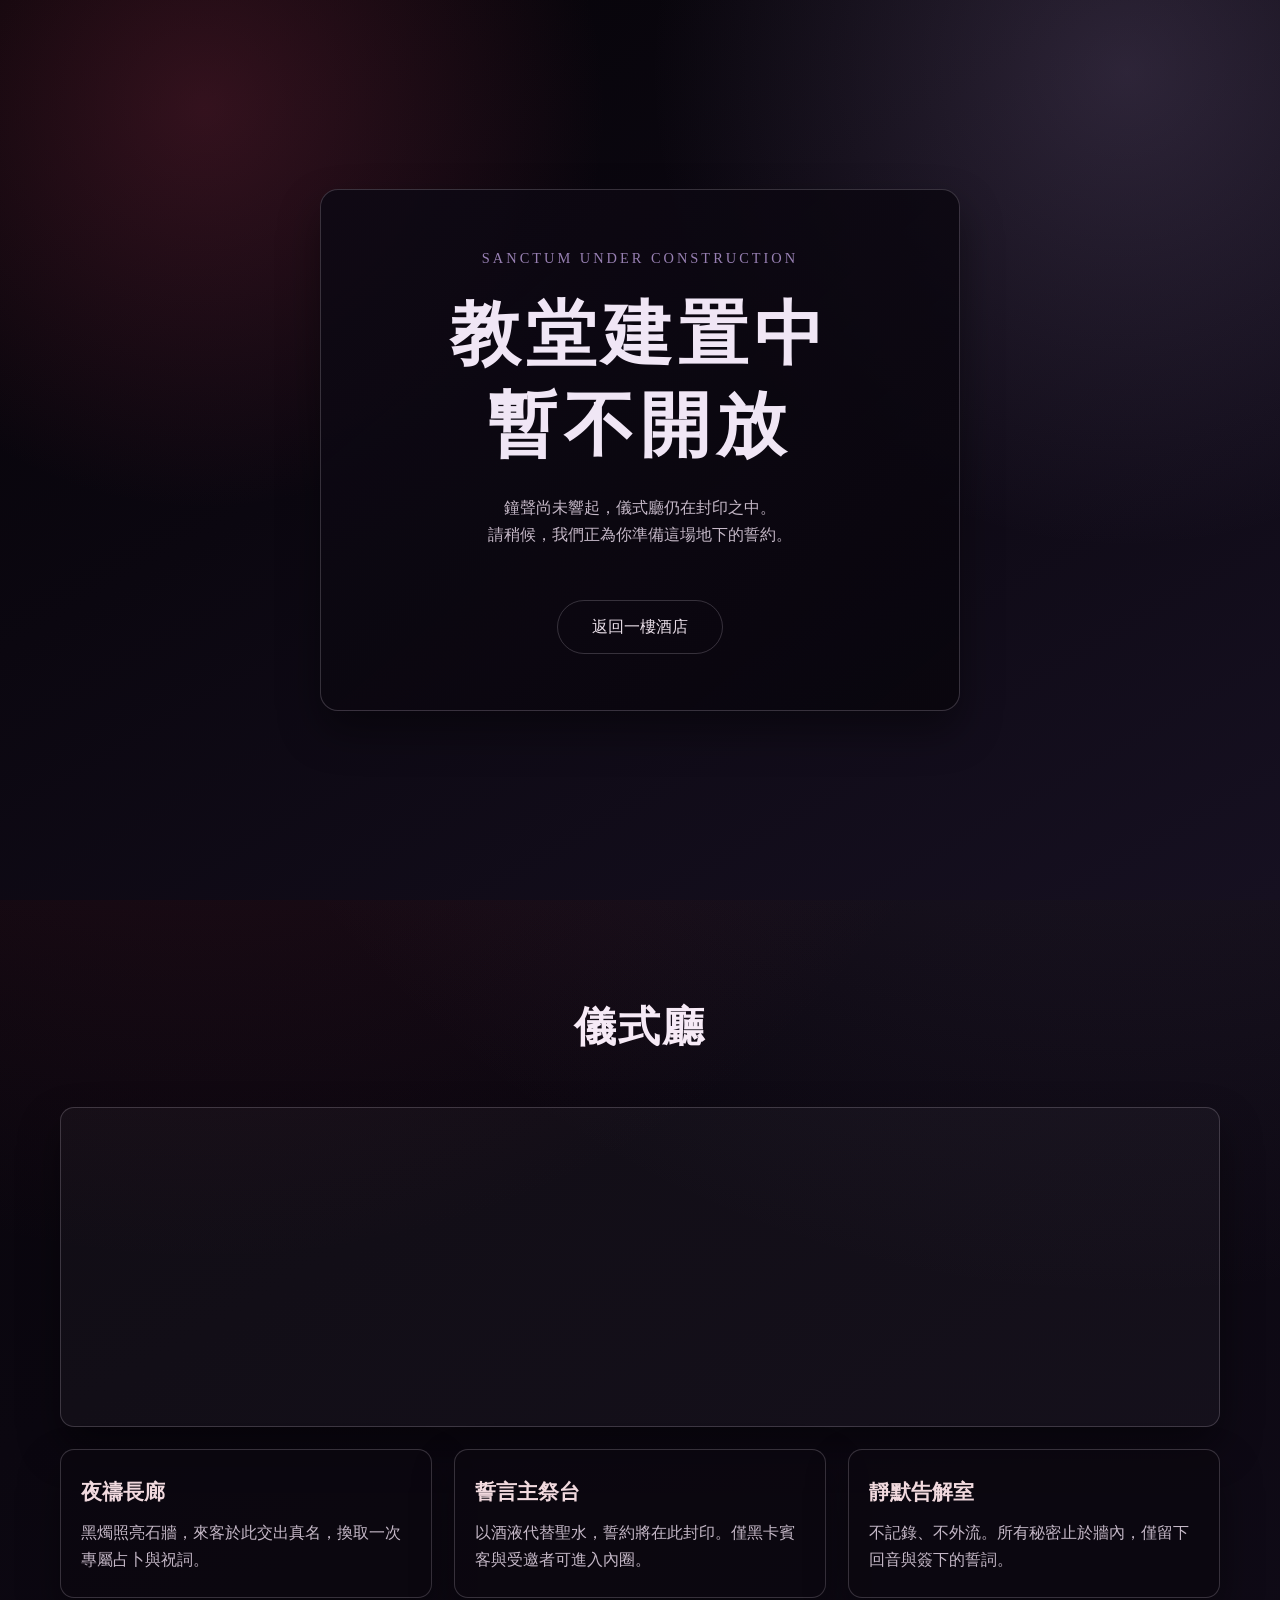
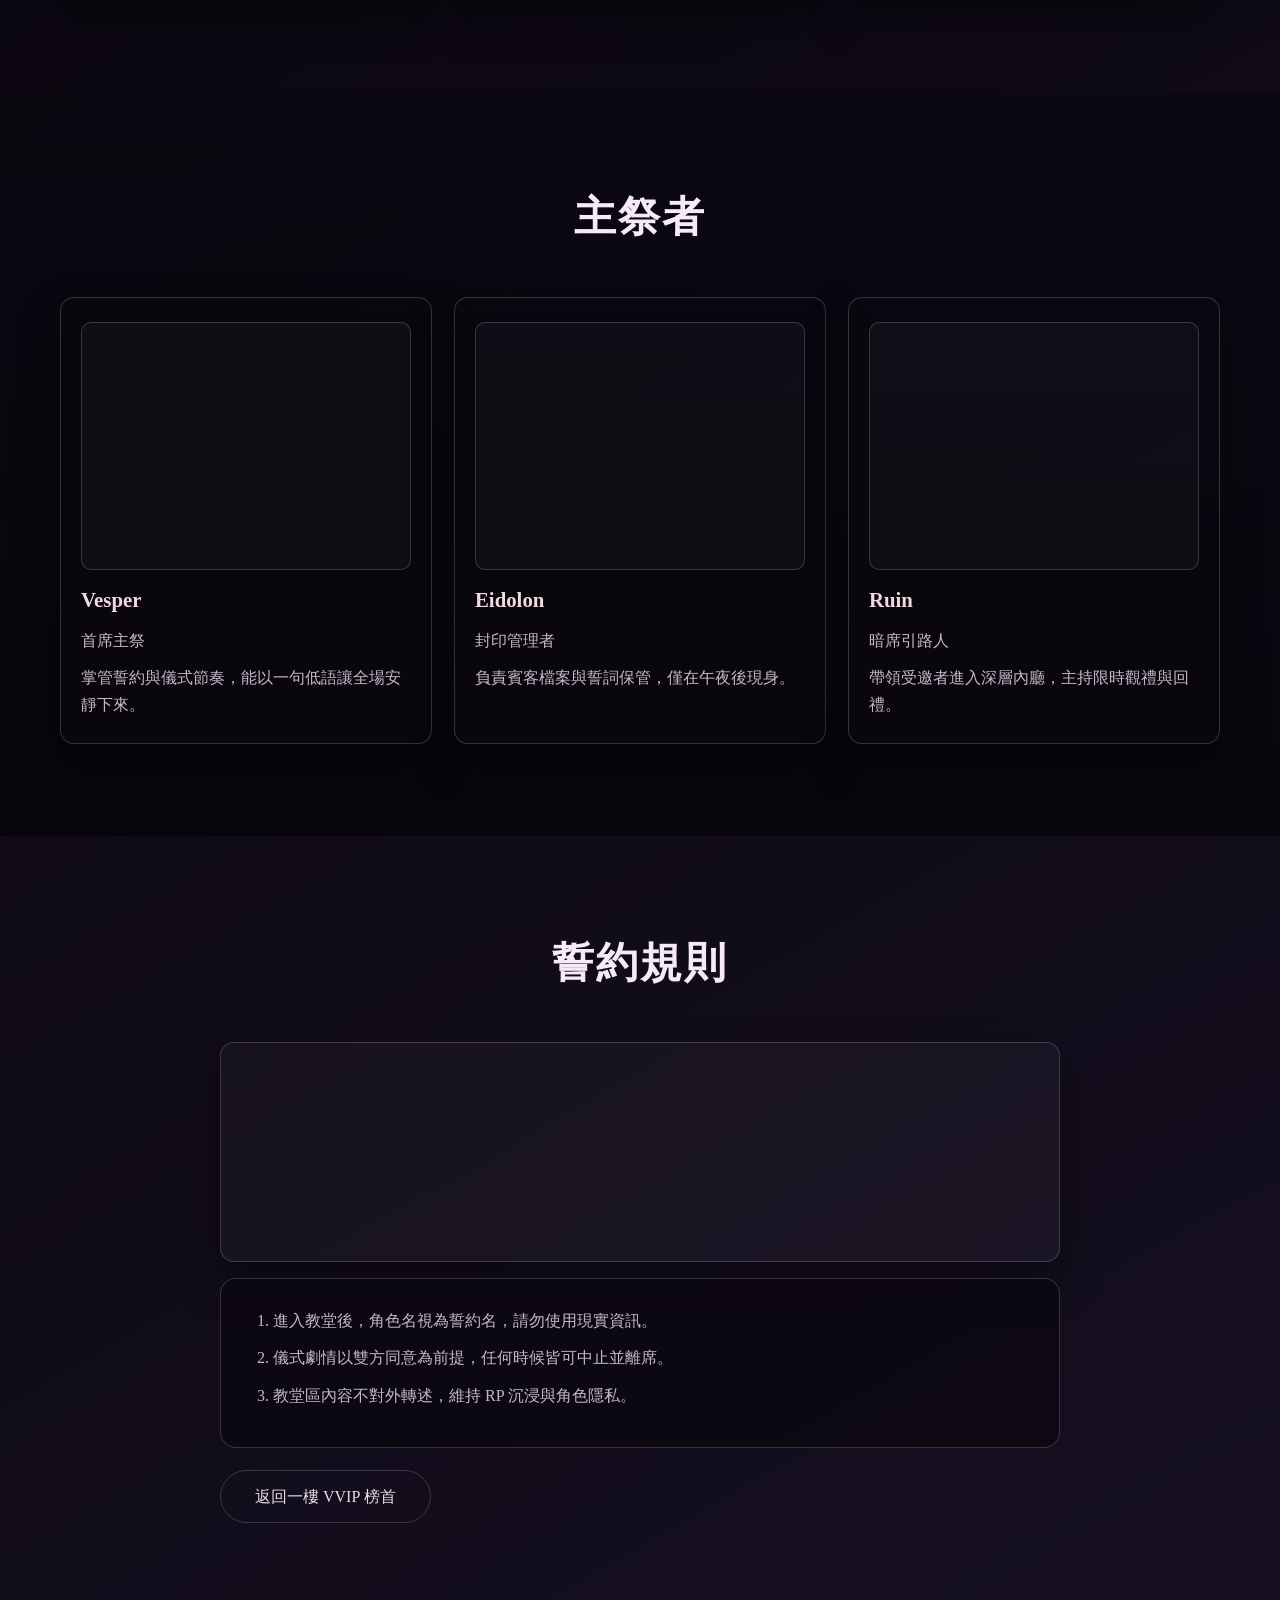
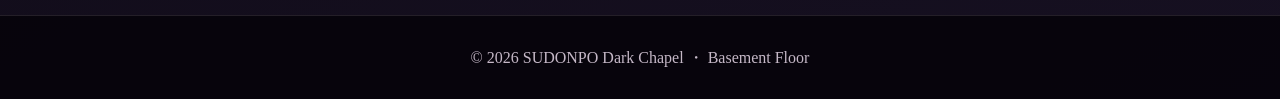
<file: chapel.html>
<!DOCTYPE html>
<html lang="zh-TW">
<head>
  <meta charset="UTF-8" />
  <meta name="viewport" content="width=device-width, initial-scale=1.0" />
  <title>SUDONPO | 地下暗黑教堂</title>
  <link rel="stylesheet" href="css/chapel.css" />
</head>
<body>
  <div class="construction-overlay" role="alert" aria-live="polite">
    <div class="construction-card">
      <p class="construction-sub">Sanctum Under Construction</p>
      <h1 class="construction-title">教堂建置中<br />暫不開放</h1>
      <p class="construction-note">鐘聲尚未響起，儀式廳仍在封印之中。<br />請稍候，我們正為你準備這場地下的誓約。</p>
      <a class="btn ghost" href="index.html">返回一樓酒店</a>
    </div>
  </div>

  <header>
    <nav class="navbar">
      <div class="logo">SUDONPO / B1</div>
      <ul class="nav-links">
        <li><a href="index.html">返回一樓酒店</a></li>
        <li><a href="#ritual">儀式廳</a></li>
        <li><a href="#keepers">主祭者</a></li>
        <li><a href="#vow">誓約規則</a></li>
      </ul>
      <button class="hamburger" id="hamburger">&#9776;</button>
    </nav>
  </header>

  <section class="hero">
    <div class="hero-media" aria-hidden="true"></div>
    <div class="hero-content">
      <p class="sub-title">Basement Sanctum</p>
      <h1>暗黑教堂</h1>
      <p>
        當樓上音樂停歇，地下室的鐘聲便會響起。
        這裡不談日常，只談契約、忠誠，與你願意付出的代價。
      </p>
      <a class="btn" href="#ritual">進入儀式廳</a>
    </div>
  </section>

  <section id="ritual" class="section">
    <div class="container">
      <h2 class="section-title">儀式廳</h2>
      <figure class="ritual-cover image-slot image-chapel-ritual-hall" role="img" aria-label="暗黑教堂儀式廳"></figure>
      <div class="ritual-grid">
        <article class="panel">
          <h3>夜禱長廊</h3>
          <p>黑燭照亮石牆，來客於此交出真名，換取一次專屬占卜與祝詞。</p>
        </article>
        <article class="panel">
          <h3>誓言主祭台</h3>
          <p>以酒液代替聖水，誓約將在此封印。僅黑卡賓客與受邀者可進入內圈。</p>
        </article>
        <article class="panel">
          <h3>靜默告解室</h3>
          <p>不記錄、不外流。所有秘密止於牆內，僅留下回音與簽下的誓詞。</p>
        </article>
      </div>
    </div>
  </section>

  <section id="keepers" class="section section-alt">
    <div class="container">
      <h2 class="section-title">主祭者</h2>
      <div class="keepers-grid">
        <article class="keeper-card">
          <div class="keeper-photo image-slot image-chapel-priest-vesper" role="img" aria-label="Vesper 主祭者形象照"></div>
          <h3>Vesper</h3>
          <p class="role">首席主祭</p>
          <p>掌管誓約與儀式節奏，能以一句低語讓全場安靜下來。</p>
        </article>
        <article class="keeper-card">
          <div class="keeper-photo image-slot image-chapel-priest-eidolon" role="img" aria-label="Eidolon 主祭者形象照"></div>
          <h3>Eidolon</h3>
          <p class="role">封印管理者</p>
          <p>負責賓客檔案與誓詞保管，僅在午夜後現身。</p>
        </article>
        <article class="keeper-card">
          <div class="keeper-photo image-slot image-chapel-priest-ruin" role="img" aria-label="Ruin 主祭者形象照"></div>
          <h3>Ruin</h3>
          <p class="role">暗席引路人</p>
          <p>帶領受邀者進入深層內廳，主持限時觀禮與回禮。</p>
        </article>
      </div>
    </div>
  </section>

  <section id="vow" class="section">
    <div class="container narrow">
      <h2 class="section-title">誓約規則</h2>
      <figure class="vow-image image-slot image-chapel-vow" role="img" aria-label="誓約儀式象徵圖"></figure>
      <ol class="vow-list">
        <li>進入教堂後，角色名視為誓約名，請勿使用現實資訊。</li>
        <li>儀式劇情以雙方同意為前提，任何時候皆可中止並離席。</li>
        <li>教堂區內容不對外轉述，維持 RP 沉浸與角色隱私。</li>
      </ol>
      <a class="btn ghost" href="index.html#vvip">返回一樓 VVIP 榜首</a>
    </div>
  </section>

  <footer>
    <p>© 2026 SUDONPO Dark Chapel ・ Basement Floor</p>
  </footer>

  <script src="js/chapel.js"></script>
</body>
</html>
</file>
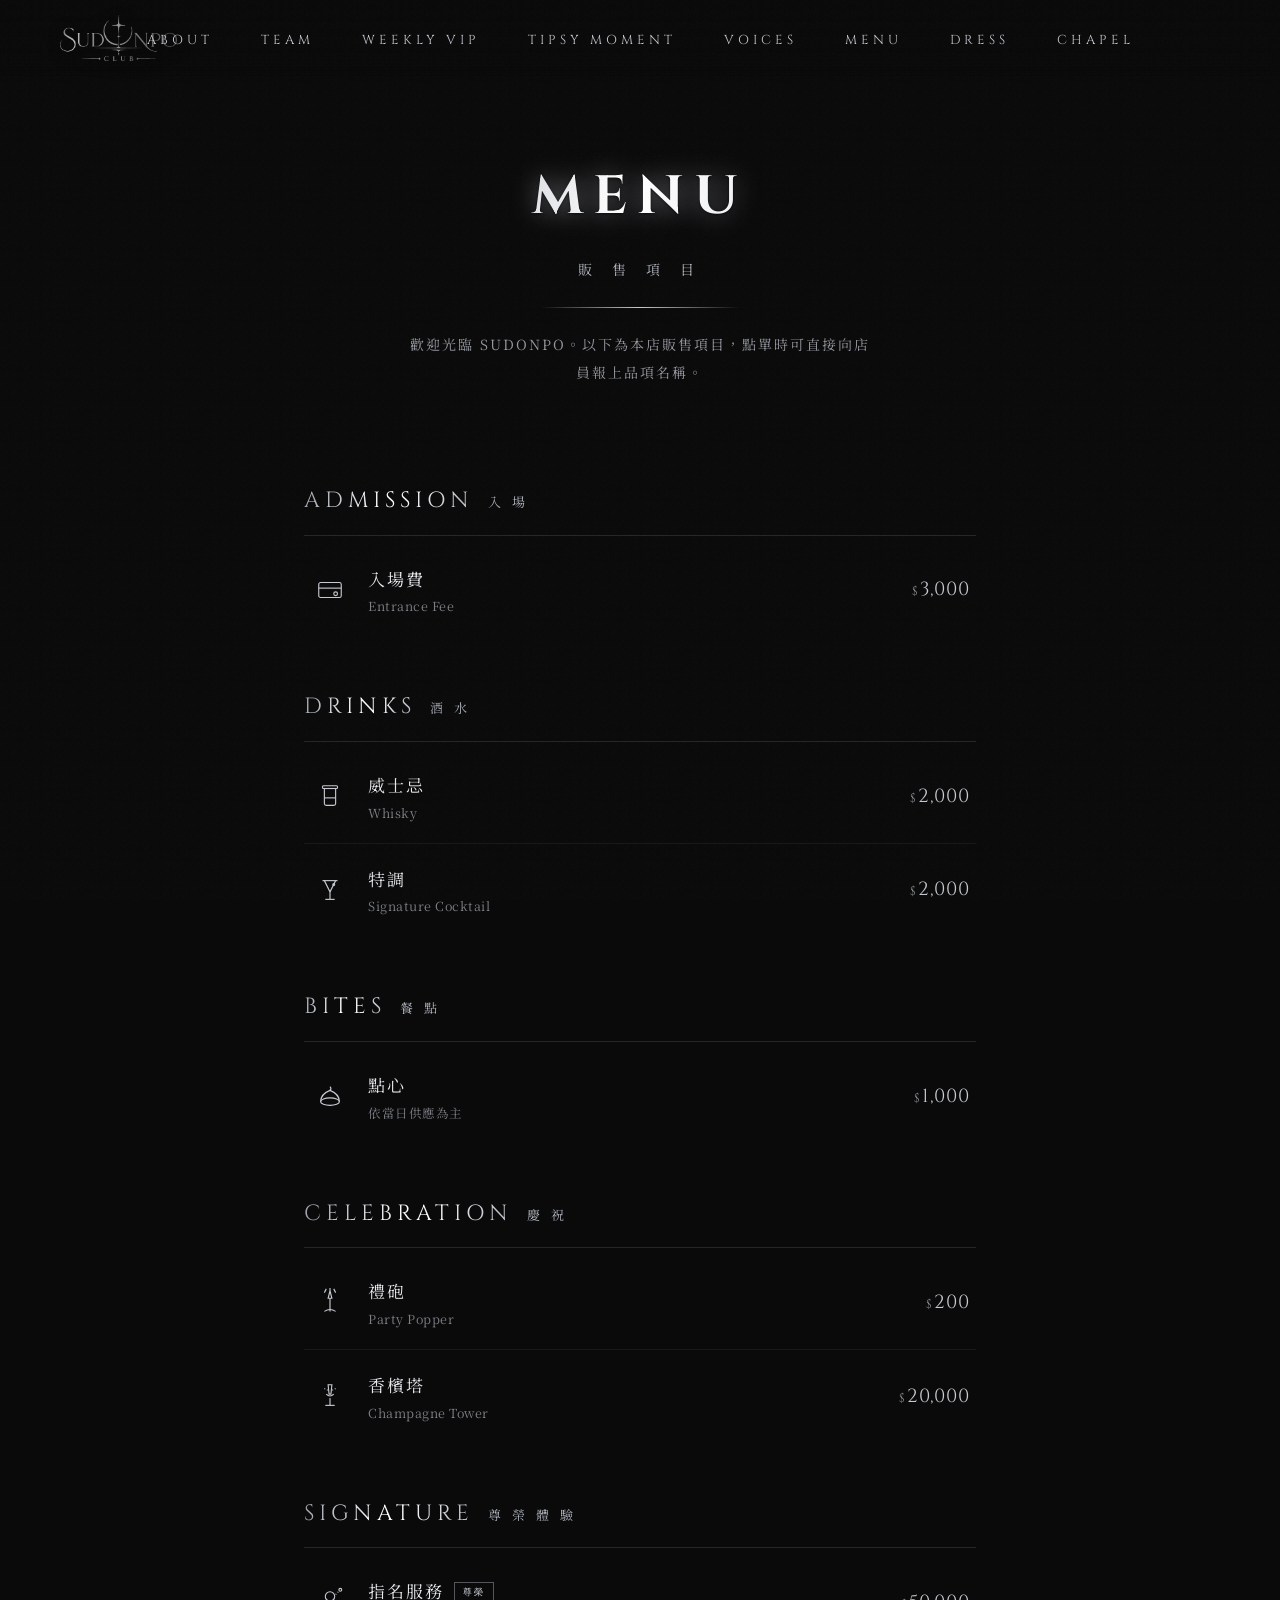
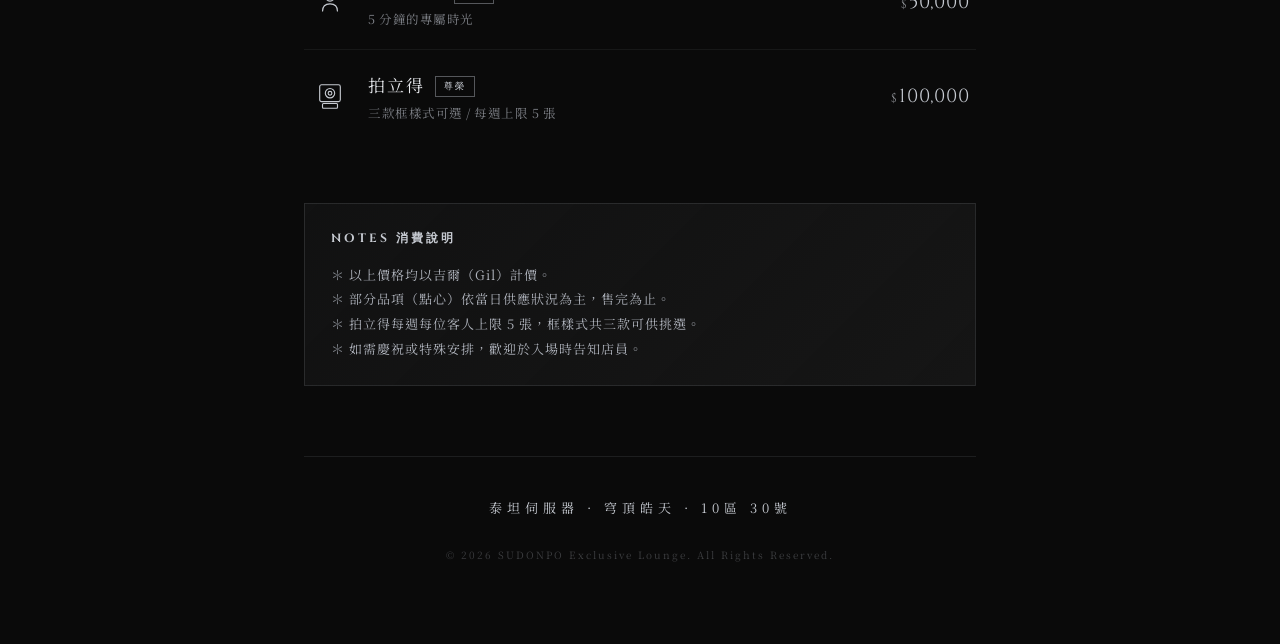
<file: menu.html>
<!DOCTYPE html>
<html lang="zh-Hant">
<head>
<meta charset="UTF-8">
<meta name="viewport" content="width=device-width, initial-scale=1.0">
<title>SUDONPO — Menu 販售項目</title>
<link rel="preconnect" href="https://fonts.googleapis.com">
<link rel="preconnect" href="https://fonts.gstatic.com" crossorigin>
<link href="https://fonts.googleapis.com/css2?family=Cinzel:wght@400;500;600&family=Cormorant+Garamond:ital,wght@0,400;0,600;1,400&family=Noto+Serif+TC:wght@400;600;700&display=swap" rel="stylesheet">
<link rel="stylesheet" href="css/menu.css" />
</head>
<body>

<nav id="mainNav">
  <a class="nav-logo" href="index.html#about" aria-label="SUDONPO">
    <img class="nav-logo-img" src="assets/images/logo-horizontal.png" alt="SUDONPO Club" />
  </a>
  <ul class="nav-links">
    <li><a href="index.html#about"><span class="nav-label-en">About</span><span class="nav-label-zh">關於本店</span></a></li>
    <li><a href="index.html#team"><span class="nav-label-en">Team</span><span class="nav-label-zh">經營團隊</span></a></li>
    <li><a href="index.html#vip"><span class="nav-label-en">Weekly VIP</span><span class="nav-label-zh">本週VIP</span></a></li>
    <li><a href="index.html#voice_photos"><span class="nav-label-en">Tipsy Moment</span><span class="nav-label-zh">微醺瞬拍</span></a></li>
    <li><a href="index.html#guestbook"><span class="nav-label-en">Voices</span><span class="nav-label-zh">客之聲</span></a></li>
    <li><a href="menu.html"><span class="nav-label-en">Menu</span><span class="nav-label-zh">販售項目</span></a></li>
    <li><a href="dress.html"><span class="nav-label-en">Dress</span><span class="nav-label-zh">禮服推薦</span></a></li>
    <li><a href="chapel.html"><span class="nav-label-en">Chapel</span><span class="nav-label-zh">地下教堂</span></a></li>
  </ul>
</nav>

<main class="menu-wrap">

  <div class="menu-head">
    <h1>Menu</h1>
    <div class="zh">販 售 項 目</div>
    <div class="gold-divider"></div>
    <p class="intro">歡迎光臨 SUDONPO。以下為本店販售項目，點單時可直接向店員報上品項名稱。</p>
  </div>

  <!-- 入場 -->
  <section class="menu-cat">
    <div class="cat-head">
      <span class="en">Admission</span>
      <span class="zh">入 場</span>
    </div>
    <div class="menu-item">
      <div class="menu-icon"><svg viewBox="0 0 32 32"><rect x="4" y="8" width="24" height="16" rx="2"/><line x1="4" y1="14" x2="28" y2="14"/><circle cx="22" cy="20" r="2"/></svg></div>
      <div class="menu-info">
        <div class="menu-name">入場費</div>
        <div class="menu-desc">Entrance Fee</div>
      </div>
      <div class="menu-price"><span class="currency">$</span>3,000</div>
    </div>
  </section>

  <!-- 酒水 -->
  <section class="menu-cat">
    <div class="cat-head">
      <span class="en">Drinks</span>
      <span class="zh">酒 水</span>
    </div>
    <div class="menu-item">
      <div class="menu-icon"><svg viewBox="0 0 32 32"><path d="M10 8 L10 24 Q10 26 12 26 L20 26 Q22 26 22 24 L22 8"/><line x1="10" y1="8" x2="22" y2="8"/><line x1="10" y1="18" x2="22" y2="18"/><rect x="8" y="5" width="16" height="3" rx="1"/></svg></div>
      <div class="menu-info">
        <div class="menu-name">威士忌</div>
        <div class="menu-desc">Whisky</div>
      </div>
      <div class="menu-price"><span class="currency">$</span>2,000</div>
    </div>
    <div class="menu-item">
      <div class="menu-icon"><svg viewBox="0 0 32 32"><path d="M10 6 L16 18 L16 26"/><path d="M22 6 L16 18"/><line x1="11" y1="26" x2="21" y2="26"/><line x1="8" y1="6" x2="24" y2="6"/><circle cx="20" cy="10" r="1"/></svg></div>
      <div class="menu-info">
        <div class="menu-name">特調</div>
        <div class="menu-desc">Signature Cocktail</div>
      </div>
      <div class="menu-price"><span class="currency">$</span>2,000</div>
    </div>
  </section>

  <!-- 餐點 -->
  <section class="menu-cat">
    <div class="cat-head">
      <span class="en">Bites</span>
      <span class="zh">餐 點</span>
    </div>
    <div class="menu-item">
      <div class="menu-icon"><svg viewBox="0 0 32 32"><ellipse cx="16" cy="22" rx="10" ry="4"/><path d="M6 22 Q6 14 16 10 Q26 14 26 22"/><path d="M16 6 Q18 8 16 10" fill="none"/></svg></div>
      <div class="menu-info">
        <div class="menu-name">點心</div>
        <div class="menu-desc">依當日供應為主</div>
      </div>
      <div class="menu-price"><span class="currency">$</span>1,000</div>
    </div>
  </section>

  <!-- 慶祝 -->
  <section class="menu-cat">
    <div class="cat-head">
      <span class="en">Celebration</span>
      <span class="zh">慶 祝</span>
    </div>
    <div class="menu-item">
      <div class="menu-icon"><svg viewBox="0 0 32 32"><path d="M16 4 L18 12 L14 12 Z"/><line x1="16" y1="12" x2="16" y2="26"/><path d="M10 26 Q16 22 22 26"/><line x1="12" y1="2" x2="10" y2="6"/><line x1="20" y1="2" x2="22" y2="6"/><line x1="16" y1="1" x2="16" y2="4"/></svg></div>
      <div class="menu-info">
        <div class="menu-name">禮砲</div>
        <div class="menu-desc">Party Popper</div>
      </div>
      <div class="menu-price"><span class="currency">$</span>200</div>
    </div>
    <div class="menu-item">
      <div class="menu-icon"><svg viewBox="0 0 32 32"><path d="M14 4 L18 4 L17 14 L15 14 Z"/><path d="M12 14 Q16 18 20 14"/><line x1="16" y1="18" x2="16" y2="26"/><line x1="11" y1="26" x2="21" y2="26"/><path d="M10 8 L14 10" stroke-dasharray="1,2"/><path d="M22 8 L18 10" stroke-dasharray="1,2"/></svg></div>
      <div class="menu-info">
        <div class="menu-name">香檳塔</div>
        <div class="menu-desc">Champagne Tower</div>
      </div>
      <div class="menu-price"><span class="currency">$</span>20,000</div>
    </div>
  </section>

  <!-- 尊榮體驗 -->
  <section class="menu-cat">
    <div class="cat-head">
      <span class="en">Signature</span>
      <span class="zh">尊 榮 體 驗</span>
    </div>
    <div class="menu-item is-premium">
      <div class="menu-icon"><svg viewBox="0 0 32 32"><circle cx="16" cy="10" r="5"/><path d="M8 26 Q8 18 16 18 Q24 18 24 26"/><path d="M22 8 L26 4" stroke-dasharray="1,2"/><circle cx="27" cy="3" r="1.5"/></svg></div>
      <div class="menu-info">
        <div class="menu-name">指名服務</div>
        <div class="menu-desc">5 分鐘的專屬時光</div>
      </div>
      <div class="menu-price"><span class="currency">$</span>50,000</div>
    </div>
    <div class="menu-item is-premium">
      <div class="menu-icon"><svg viewBox="0 0 32 32"><rect x="5" y="4" width="22" height="18" rx="2"/><circle cx="16" cy="13" r="5"/><circle cx="16" cy="13" r="2"/><rect x="8" y="24" width="16" height="5" rx="1"/></svg></div>
      <div class="menu-info">
        <div class="menu-name">拍立得</div>
        <div class="menu-desc">三款框樣式可選 / 每週上限 5 張</div>
      </div>
      <div class="menu-price"><span class="currency">$</span>100,000</div>
    </div>
  </section>

  <!-- 說明 -->
  <div class="menu-notes">
    <h4>Notes 消費說明</h4>
    <ul>
      <li>以上價格均以吉爾（Gil）計價。</li>
      <li>部分品項（點心）依當日供應狀況為主，售完為止。</li>
      <li>拍立得每週每位客人上限 5 張，框樣式共三款可供挑選。</li>
      <li>如需慶祝或特殊安排，歡迎於入場時告知店員。</li>
    </ul>
  </div>

  <div class="menu-foot">
    <div class="addr">泰坦伺服器 &middot; 穹頂皓天 &middot; 10區 30號</div>
    <div class="copy">&copy; 2026 SUDONPO Exclusive Lounge. All Rights Reserved.</div>
  </div>

</main>

<script>
// 導覽列捲動樣式（與主站一致）
const nav = document.getElementById('mainNav');
window.addEventListener('scroll', () => {
  nav.classList.toggle('scrolled', window.scrollY > 60);
});
</script>

</body>
</html>
</file>
<file: css/chapel.css>
*, *::before, *::after {
  box-sizing: border-box;
  margin: 0;
  padding: 0;
}

:root {
  --abyss-950: #050307;
  --abyss-900: #0b0710;
  --abyss-800: #161021;
  --abyss-700: #21142d;
  --blood-500: #7c2036;
  --blood-400: #a73450;
  --ash-100: #e8dde7;
  --ash-300: #c5b8c7;
  --violet-300: #9880b3;
  --line: rgba(197, 184, 199, 0.24);
  --panel: rgba(11, 7, 16, 0.74);
  --shadow: 0 20px 42px rgba(0, 0, 0, 0.4);
}

html {
  scroll-behavior: smooth;
}

body {
  min-height: 100vh;
  font-family: 'Noto Serif TC', 'Songti TC', 'PMingLiU', serif;
  color: var(--ash-100);
  line-height: 1.7;
  background:
    radial-gradient(circle at 16% 12%, rgba(167, 52, 80, 0.22), transparent 28%),
    radial-gradient(circle at 88% 8%, rgba(152, 128, 179, 0.2), transparent 32%),
    linear-gradient(150deg, var(--abyss-950) 0%, var(--abyss-900) 36%, var(--abyss-800) 100%);
}

.image-slot {
  background-size: cover;
  background-position: center;
  background-repeat: no-repeat;
  background-color: rgba(255, 255, 255, 0.03);
}

.construction-overlay {
  position: fixed;
  inset: 0;
  z-index: 999;
  display: grid;
  place-items: center;
  padding: 24px;
  background:
    radial-gradient(circle at 16% 12%, rgba(167, 52, 80, 0.28), transparent 30%),
    radial-gradient(circle at 88% 8%, rgba(152, 128, 179, 0.24), transparent 34%),
    linear-gradient(150deg, var(--abyss-950) 0%, var(--abyss-900) 40%, var(--abyss-800) 100%);
}

.construction-card {
  max-width: 640px;
  width: 100%;
  text-align: center;
  padding: 56px 40px;
  border: 1px solid var(--line);
  border-radius: 18px;
  background: linear-gradient(140deg, rgba(14, 9, 20, 0.9), rgba(8, 5, 12, 0.82));
  box-shadow: var(--shadow);
  animation: fadeRise 0.8s ease both;
}

.construction-sub {
  color: var(--violet-300);
  letter-spacing: 3px;
  text-transform: uppercase;
  margin-bottom: 18px;
  font-size: 0.9rem;
}

.construction-title {
  font-size: clamp(2.4rem, 8vw, 4.4rem);
  color: #f0e6f5;
  letter-spacing: 6px;
  line-height: 1.3;
  margin-bottom: 22px;
}

.construction-note {
  color: var(--ash-300);
  margin-bottom: 30px;
}

header {
  position: fixed;
  top: 0;
  left: 0;
  right: 0;
  z-index: 100;
  background: rgba(7, 5, 11, 0.82);
  border-bottom: 1px solid rgba(197, 184, 199, 0.18);
  backdrop-filter: blur(9px);
}

.navbar {
  max-width: 1160px;
  margin: 0 auto;
  height: 68px;
  padding: 0 24px;
  display: flex;
  align-items: center;
  justify-content: space-between;
}

.logo {
  color: var(--ash-100);
  letter-spacing: 1px;
  font-size: 1.28rem;
}

.nav-links {
  list-style: none;
  display: flex;
  gap: 24px;
}

.nav-links a {
  text-decoration: none;
  color: var(--ash-300);
  font-size: 0.98rem;
  transition: color 0.2s;
}

.nav-links a:hover {
  color: #ffffff;
}

.hamburger {
  display: none;
  border: none;
  background: transparent;
  color: var(--ash-100);
  font-size: 1.7rem;
  cursor: pointer;
}

.hero {
  min-height: 100vh;
  padding: 110px 24px 78px;
  display: grid;
  place-items: center;
  text-align: center;
  position: relative;
}

.hero-media {
  position: absolute;
  inset: 0;
  z-index: 0;
  /* 圖片來源改由 Supabase CDN 提供 */
  background-size: cover;
  background-position: center;
  opacity: 0.36;
}

.hero::before {
  content: '';
  position: absolute;
  inset: 0;
  z-index: 1;
  background:
    linear-gradient(to top, rgba(0, 0, 0, 0.62), rgba(0, 0, 0, 0.2)),
    repeating-linear-gradient(
      90deg,
      rgba(197, 184, 199, 0.02),
      rgba(197, 184, 199, 0.02) 2px,
      transparent 2px,
      transparent 22px
    );
}

.hero-content {
  max-width: 760px;
  position: relative;
  z-index: 2;
  padding: 48px 30px;
  border: 1px solid var(--line);
  border-radius: 18px;
  background: linear-gradient(140deg, rgba(14, 9, 20, 0.84), rgba(8, 5, 12, 0.76));
  box-shadow: var(--shadow);
  animation: fadeRise 0.8s ease both;
}

.sub-title {
  color: var(--violet-300);
  letter-spacing: 2px;
  text-transform: uppercase;
  margin-bottom: 10px;
  font-size: 0.9rem;
}

.hero-content h1 {
  font-size: clamp(2.3rem, 6vw, 4.8rem);
  color: #f0e6f5;
  letter-spacing: 4px;
  margin-bottom: 16px;
}

.hero-content p {
  color: var(--ash-300);
  margin-bottom: 28px;
}

.btn {
  display: inline-block;
  padding: 12px 34px;
  text-decoration: none;
  border-radius: 999px;
  border: 1px solid transparent;
  background: linear-gradient(120deg, var(--blood-400), var(--blood-500));
  color: #fff6f7;
  transition: transform 0.2s, filter 0.2s;
}

.btn:hover {
  transform: translateY(-2px);
  filter: brightness(1.06);
}

.btn.ghost {
  margin-top: 22px;
  background: transparent;
  border-color: var(--line);
  color: var(--ash-100);
}

.section {
  padding: 92px 24px;
}

.section-alt {
  background: linear-gradient(180deg, rgba(9, 6, 14, 0.45), rgba(6, 4, 10, 0.8));
}

.container {
  max-width: 1160px;
  margin: 0 auto;
}

.container.narrow {
  max-width: 840px;
}

.section-title {
  text-align: center;
  margin-bottom: 44px;
  font-size: clamp(1.8rem, 4vw, 2.6rem);
  color: #f6eaf6;
  letter-spacing: 2px;
  text-transform: uppercase;
}

.ritual-grid,
.keepers-grid {
  display: grid;
  grid-template-columns: repeat(3, 1fr);
  gap: 22px;
}

.ritual-cover {
  width: 100%;
  height: 320px;
  border-radius: 14px;
  border: 1px solid var(--line);
  margin-bottom: 22px;
  box-shadow: var(--shadow);
}

.panel,
.keeper-card {
  border-radius: 14px;
  border: 1px solid var(--line);
  background: var(--panel);
  box-shadow: var(--shadow);
  padding: 24px 20px;
}

.panel h3,
.keeper-card h3 {
  color: #f1d9de;
  margin-bottom: 10px;
  font-size: 1.3rem;
}

.panel p,
.keeper-card p {
  color: var(--ash-300);
}

.sigil {
  font-size: 2rem;
  margin-bottom: 10px;
}

.keeper-photo {
  width: 100%;
  aspect-ratio: 4 / 3;
  border-radius: 10px;
  border: 1px solid var(--line);
  margin-bottom: 12px;
}

.role {
  color: var(--violet-300);
  margin-bottom: 10px;
}

.vow-list {
  border: 1px solid var(--line);
  border-radius: 16px;
  background: var(--panel);
  padding: 28px 30px 28px 52px;
}

.vow-image {
  width: 100%;
  height: 220px;
  border-radius: 14px;
  border: 1px solid var(--line);
  margin-bottom: 16px;
  box-shadow: var(--shadow);
}

.vow-list li {
  color: var(--ash-300);
  margin-bottom: 10px;
}

footer {
  border-top: 1px solid rgba(197, 184, 199, 0.15);
  text-align: center;
  padding: 28px 22px;
  color: var(--ash-300);
  background: rgba(4, 2, 8, 0.8);
}


@keyframes fadeRise {
  from {
    opacity: 0;
    transform: translateY(22px);
  }
  to {
    opacity: 1;
    transform: translateY(0);
  }
}

@media (max-width: 900px) {
  .ritual-grid,
  .keepers-grid {
    grid-template-columns: 1fr;
  }
}

@media (max-width: 768px) {
  .nav-links {
    display: none;
    flex-direction: column;
    gap: 0;
    position: absolute;
    top: 68px;
    left: 0;
    right: 0;
    background: rgba(7, 5, 11, 0.96);
    border-top: 1px solid rgba(197, 184, 199, 0.18);
    padding: 10px 0;
  }

  .nav-links.open {
    display: flex;
  }

  .nav-links li a {
    display: block;
    padding: 13px 24px;
  }

  .hamburger {
    display: block;
  }

  .hero-content {
    padding: 38px 22px;
  }

  .ritual-cover {
    height: 220px;
  }

  .vow-image {
    height: 180px;
  }

  .section {
    padding: 80px 20px;
  }
}
</file>
<file: css/menu.css>
/* ===== SUDONPO — Standalone Menu (客用菜單) ===== */
/* Independent stylesheet, mirrors the tokens/feel of css/style.css   */

*, *::before, *::after {
  box-sizing: border-box;
  margin: 0;
  padding: 0;
}

:root {
  --gold: #c6cad1;
  --gold-light: #e9ecf0;
  --gold-dark: #8b8f97;
  --crimson: #6b1527;
  --crimson-deep: #3d0c17;
  --black: #0a0a0a;
  --black-light: #141414;
  --black-mid: #1a1a1a;
  --white: #e9ebef;
  --white-dim: #aeb2bb;
}

html { scroll-behavior: smooth; }

body {
  font-family: 'Noto Serif TC', 'Cormorant Garamond', 'Songti TC', serif;
  background: var(--black);
  color: var(--white);
  line-height: 1.75;
  min-height: 100vh;
  overflow-x: hidden;
  -webkit-font-smoothing: antialiased;
}

/* film-grain overlay (echoes main site) */
body::before {
  content: '';
  position: fixed;
  inset: 0;
  z-index: 9999;
  pointer-events: none;
  background: url("data:image/svg+xml,%3Csvg width='60' height='60' xmlns='http://www.w3.org/2000/svg'%3E%3Cfilter id='n'%3E%3CfeTurbulence baseFrequency='0.9' numOctaves='4' stitchTiles='stitch'/%3E%3C/filter%3E%3Crect width='100%25' height='100%25' filter='url(%23n)' opacity='0.03'/%3E%3C/svg%3E");
}

/* ===== Top nav (shared look with main site #mainNav) ===== */
nav#mainNav {
  position: fixed;
  top: 0;
  left: 0;
  right: 0;
  z-index: 1000;
  display: flex;
  align-items: center;
  justify-content: center;
  padding: 24px 60px;
  background: linear-gradient(180deg, rgba(10, 10, 10, 0.95) 0%, rgba(10, 10, 10, 0.6) 70%, transparent 100%);
  backdrop-filter: blur(6px);
  transition: padding 0.4s, background 0.4s;
}

nav#mainNav.scrolled {
  padding: 14px 60px;
  background: rgba(10, 10, 10, 0.97);
}

nav#mainNav .nav-logo {
  position: absolute;
  left: 60px;
  top: 50%;
  transform: translateY(-50%);
  display: flex;
  align-items: center;
  transition: opacity 0.4s, transform 0.4s;
}

nav#mainNav .nav-logo:hover {
  opacity: 0.78;
}

nav#mainNav .nav-logo-img {
  height: 46px;
  width: auto;
  display: block;
  filter: drop-shadow(0 2px 8px rgba(0, 0, 0, 0.6));
  transition: height 0.4s;
}

nav#mainNav.scrolled .nav-logo-img {
  height: 36px;
}

nav#mainNav .nav-links {
  display: flex;
  gap: 48px;
  list-style: none;
}

nav#mainNav .nav-links a {
  color: var(--gold);
  display: inline-block;
  font-family: 'Cinzel', serif;
  font-size: 13px;
  letter-spacing: 4px;
  position: relative;
  text-decoration: none;
  text-transform: uppercase;
}

nav#mainNav .nav-label-en,
nav#mainNav .nav-label-zh {
  display: block;
  transition: opacity 0.35s, transform 0.35s;
}

nav#mainNav .nav-label-zh {
  position: absolute;
  top: 0;
  left: 50%;
  opacity: 0;
  transform: translateX(-50%);
  white-space: nowrap;
  font-family: 'Noto Serif TC', serif;
  font-size: 12px;
  letter-spacing: 3px;
}

nav#mainNav .nav-links a:hover .nav-label-en {
  opacity: 0;
  transform: translateY(-6px);
}

nav#mainNav .nav-links a:hover .nav-label-zh {
  opacity: 1;
  transform: translateX(-50%);
}

/* ===== Page container ===== */
.menu-wrap {
  max-width: 720px;
  margin: 0 auto;
  padding: 120px 24px 80px;
}

/* ===== Menu header ===== */
.menu-head {
  text-align: center;
  padding: 30px 0 44px;
}

.menu-head h1 {
  font-family: 'Cinzel', serif;
  font-size: clamp(34px, 8vw, 54px);
  letter-spacing: 10px;
  margin-bottom: 12px;
  text-transform: uppercase;
}

.menu-head .zh {
  color: var(--white-dim);
  font-size: 14px;
  letter-spacing: 8px;
}

.gold-divider {
  width: 200px;
  height: 1px;
  margin: 26px auto 22px;
  background: linear-gradient(90deg, transparent, var(--gold), transparent);
}

.menu-head .intro {
  color: var(--white-dim);
  font-size: 14px;
  letter-spacing: 2px;
  line-height: 2;
  max-width: 460px;
  margin: 0 auto;
  opacity: 0.85;
}

/* ===== Category ===== */
.menu-cat {
  margin-top: 52px;
}

.cat-head {
  display: flex;
  align-items: baseline;
  gap: 14px;
  margin-bottom: 8px;
  padding-bottom: 14px;
  border-bottom: 1px solid rgba(198, 203, 212, 0.14);
}

.cat-head .en {
  font-family: 'Cinzel', serif;
  font-size: clamp(18px, 3vw, 22px);
  letter-spacing: 5px;
  text-transform: uppercase;
  white-space: nowrap;
}

.cat-head .zh {
  color: var(--white-dim);
  font-size: 13px;
  letter-spacing: 4px;
}

/* ===== Item rows ===== */
.menu-item {
  display: flex;
  align-items: center;
  gap: 18px;
  min-height: 64px;
  padding: 20px 6px;
  border-bottom: 1px solid rgba(198, 203, 212, 0.07);
}

.menu-item:last-child { border-bottom: 0; }

.menu-icon {
  width: 40px;
  height: 40px;
  flex: 0 0 auto;
  display: flex;
  align-items: center;
  justify-content: center;
}

.menu-icon svg {
  width: 30px;
  height: 30px;
  fill: none;
  stroke: var(--gold);
  stroke-width: 1.2;
}

.menu-info {
  flex: 1;
  min-width: 0;
}

.menu-name {
  color: var(--white);
  font-size: 17px;
  letter-spacing: 2px;
  margin-bottom: 3px;
}

.menu-desc {
  color: var(--white-dim);
  font-size: 12.5px;
  letter-spacing: 0.5px;
  line-height: 1.6;
  opacity: 0.7;
}

.menu-price {
  color: var(--gold);
  flex: 0 0 auto;
  font-family: 'Cinzel', serif;
  font-size: 19px;
  letter-spacing: 1px;
  white-space: nowrap;
  text-align: right;
}

.menu-price .currency {
  font-size: 12px;
  opacity: 0.7;
  margin-right: 1px;
}

/* premium flag on the marquee experiences */
.menu-item.is-premium .menu-name::after {
  content: '尊榮';
  display: inline-block;
  margin-left: 10px;
  padding: 2px 8px;
  border: 1px solid rgba(198, 203, 212, 0.4);
  color: var(--gold);
  font-family: 'Cinzel', serif;
  font-size: 9px;
  letter-spacing: 2px;
  vertical-align: middle;
  transform: translateY(-1px);
}

/* ===== Footnotes ===== */
.menu-notes {
  margin-top: 60px;
  padding: 24px 26px;
  border: 1px solid rgba(198, 203, 212, 0.12);
  background: linear-gradient(135deg, rgba(198, 203, 212, 0.04), rgba(26, 26, 26, 0.7));
}

.menu-notes h4 {
  color: var(--gold);
  font-family: 'Cinzel', serif;
  font-size: 12px;
  letter-spacing: 3px;
  text-transform: uppercase;
  margin-bottom: 14px;
}

.menu-notes ul {
  list-style: none;
}

.menu-notes li {
  color: var(--white-dim);
  font-size: 13px;
  letter-spacing: 1px;
  line-height: 1.9;
  padding-left: 18px;
  position: relative;
}

.menu-notes li::before {
  content: '＊';
  position: absolute;
  left: 0;
  color: var(--gold-dark);
}

/* ===== Footer ===== */
.menu-foot {
  text-align: center;
  margin-top: 70px;
  padding-top: 40px;
  border-top: 1px solid rgba(198, 203, 212, 0.1);
}

.menu-foot .addr {
  color: var(--gold);
  font-size: 13px;
  letter-spacing: 5px;
  margin-bottom: 18px;
}

.menu-foot .copy {
  color: var(--white-dim);
  font-size: 10px;
  letter-spacing: 2px;
  margin-top: 26px;
  opacity: 0.3;
}

/* ===== Metallic-silver display text (matches main site) ===== */
@keyframes metalSheen {
  0%   { background-position: 200% center; }
  100% { background-position: -200% center; }
}

.menu-head h1,
.cat-head .en {
  background-image: linear-gradient(100deg,
    #9a9ea6 0%, #c9cdd4 11%, #ffffff 22%, #eef0f3 31%,
    #b0b4bc 45%, #ffffff 57%, #d4d7dd 69%, #a4a8b0 84%, #ffffff 100%);
  background-size: 220% auto;
  -webkit-background-clip: text;
  background-clip: text;
  -webkit-text-fill-color: transparent;
  color: transparent;
  animation: metalSheen 4.5s linear infinite;
}

.menu-head h1 {
  filter:
    drop-shadow(0 1px 1px rgba(0, 0, 0, 0.55))
    drop-shadow(0 0 13px rgba(214, 220, 232, 0.45));
}

@media (prefers-reduced-motion: reduce) {
  .menu-head h1,
  .cat-head .en { animation: none; }
}

/* ===== Responsive ===== */
/* nav collapses to a horizontal scroller (matches main site behaviour) */
@media (max-width: 768px) {
  nav#mainNav {
    padding: 16px 18px;
    overflow-x: auto;
    justify-content: flex-start;
  }
  nav#mainNav.scrolled {
    padding: 12px 18px;
  }
  nav#mainNav .nav-logo {
    display: none;
  }
  nav#mainNav .nav-links {
    gap: 20px;
    min-width: max-content;
  }
  nav#mainNav .nav-links a {
    font-size: 10px;
    letter-spacing: 2px;
  }
  .menu-wrap { padding: 96px 24px 80px; }
}

@media (max-width: 520px) {
  .menu-wrap { padding: 88px 18px 64px; }
  .menu-item { gap: 14px; padding: 18px 2px; }
  .menu-name { font-size: 16px; }
  .menu-price { font-size: 17px; }
  .cat-head { flex-direction: column; gap: 4px; align-items: flex-start; }
}
</file>
